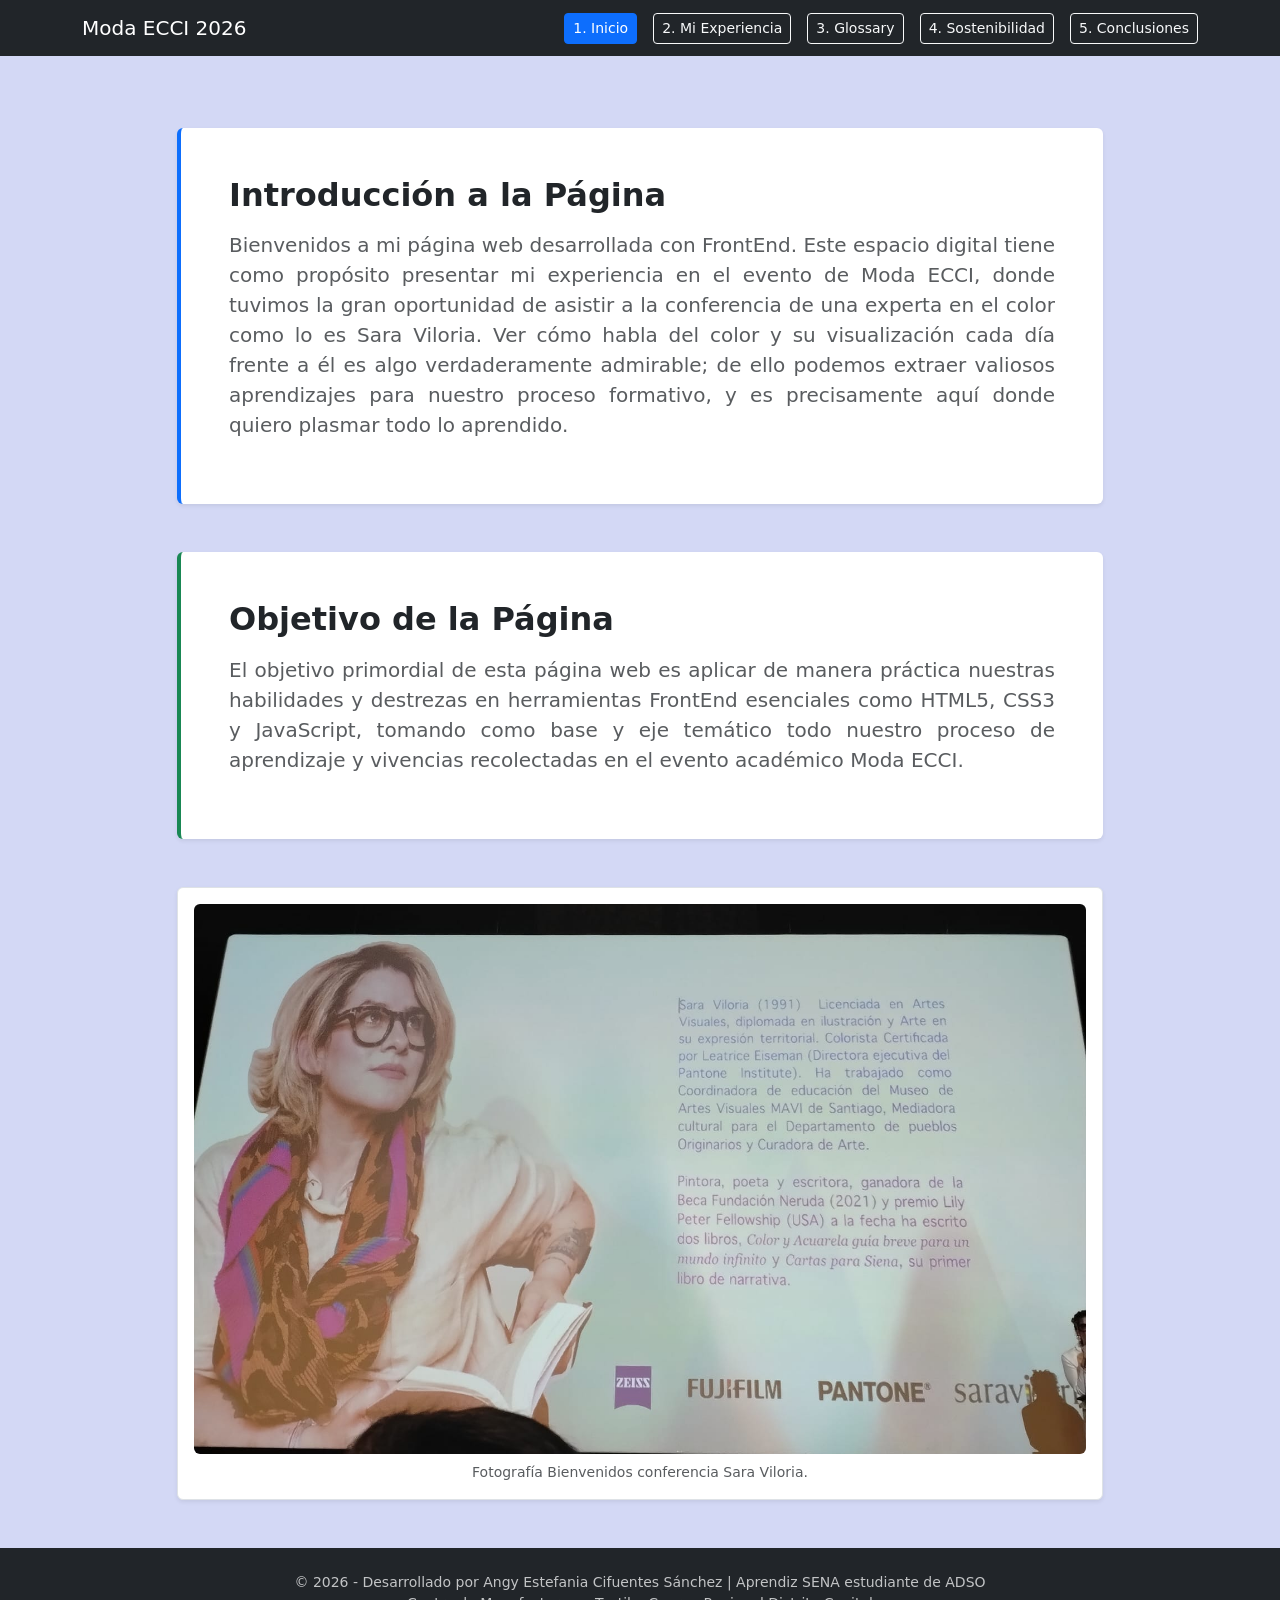
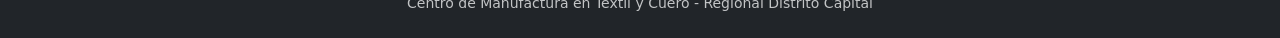
<file: index.html>
<!DOCTYPE html>
<html lang="es">
<head>
    <meta charset="UTF-8">
    <meta name="viewport" content="width=device-width, initial-scale=1.0">
    <title>Moda ECCI - Inicio</title>
    <link href="https://cdn.jsdelivr.net/npm/bootstrap@5.3.3/dist/css/bootstrap.min.css" rel="stylesheet">
    <link rel="stylesheet" href="css/estilos.css">
</head>
<body >

    <header>
        <nav class="navbar navbar-expand-lg navbar-dark bg-dark sticky-top">
            <div class="container">
                <a class="navbar-brand" href="index.html">Moda ECCI 2026</a>
                <button class="navbar-toggler" type="button" data-bs-toggle="collapse" data-bs-target="#navbarNav">
                    <span class="navbar-toggler-icon"></span>
                </button>
                <div class="collapse navbar-collapse" id="navbarNav">
                    <ul class="navbar-nav ms-auto gap-2 d-md-flex">
                        <li class="nav-item"><a class="btn btn-primary btn-sm me-2" href="index.html">1. Inicio</a></li>
                        <li class="nav-item"><a class="btn btn-outline-light btn-sm me-2" href="paginas/experiencia.html">2. Mi Experiencia</a></li>
                        <li class="nav-item"><a class="btn btn-outline-light btn-sm me-2" href="paginas/glossary.html">3. Glossary</a></li>
                        <li class="nav-item"><a class="btn btn-outline-light btn-sm me-2" href="paginas/sostenibilidad.html">4. Sostenibilidad</a></li>
                        <li class="nav-item"><a class="btn btn-outline-light btn-sm" href="paginas/conclusiones.html">5. Conclusiones</a></li>
                    </ul>
                </div>
            </div>
        </nav>
    </header>

    <main class="pt-4">
        <section class="container my-5">
            <div class="row">
                <div class="col-md-10 mx-auto">
                    <div class="p-5 bg-white rounded shadow-sm border-start border-primary border-4">
                        <h2 class="mb-3 text-dark fw-bold">Introducción a la Página</h2>
                        <p class="lead text-muted" style="text-align: justify;">
                            Bienvenidos a mi página web desarrollada con FrontEnd. Este espacio digital tiene como propósito presentar mi experiencia en el evento de Moda ECCI, donde tuvimos la gran oportunidad de asistir a la conferencia de una experta en el color como lo es Sara Viloria. Ver cómo habla del color y su visualización cada día frente a él es algo verdaderamente admirable; de ello podemos extraer valiosos aprendizajes para nuestro proceso formativo, y es precisamente aquí donde quiero plasmar todo lo aprendido.
                        </p>
                    </div>
                </div>
            </div>
        </section>

        <section class="container my-5">
            <div class="row">
                <div class="col-md-10 mx-auto">
                    <div class="p-5 bg-white rounded shadow-sm border-start border-success border-4">
                        <h2 class="mb-3 text-dark fw-bold">Objetivo de la Página</h2>
                        <p class="lead text-muted" style="text-align: justify;">
                            El objetivo primordial de esta página web es aplicar de manera práctica nuestras habilidades y destrezas en herramientas FrontEnd esenciales como HTML5, CSS3 y JavaScript, tomando como base y eje temático todo nuestro proceso de aprendizaje y vivencias recolectadas en el evento académico Moda ECCI.
                        </p>
                    </div>
                </div>
            </div>
        </section>

        <section class="container mb-5">
            <div class="row">
                <div class="col-md-10 mx-auto text-center">
                    <div class="p-3 bg-white rounded shadow-sm border">
                        <img src="img/imageninicio.jpg" class="img-fluid rounded w-100" alt="Evidencia Principal Moda ECCI" style="max-height: 550px; object-fit: cover;">
                        <p class="text-muted small mt-2 mb-0">Fotografía Bienvenidos conferencia Sara Viloria.</p>
                    </div>
                </div>
            </div>
        </section>
    </main>

    <footer class="bg-dark text-light py-4 mt-auto text-center">
        <p class="mb-0 text-light opacity-75 small">
            &copy; 2026 - Desarrollado por Angy Estefania Cifuentes Sánchez | Aprendiz SENA estudiante de ADSO 
            <br>Centro de Manufactura en Textil y Cuero - Regional Distrito Capital
        </p>
    </footer>

    <!-- Bootstrap 5 JS Bundle CDN -->
    <script src="https://cdn.jsdelivr.net/npm/bootstrap@5.3.3/dist/js/bootstrap.bundle.min.js"></script>
    <script src="js/main.js"></script>
</body>
</html>
</file>
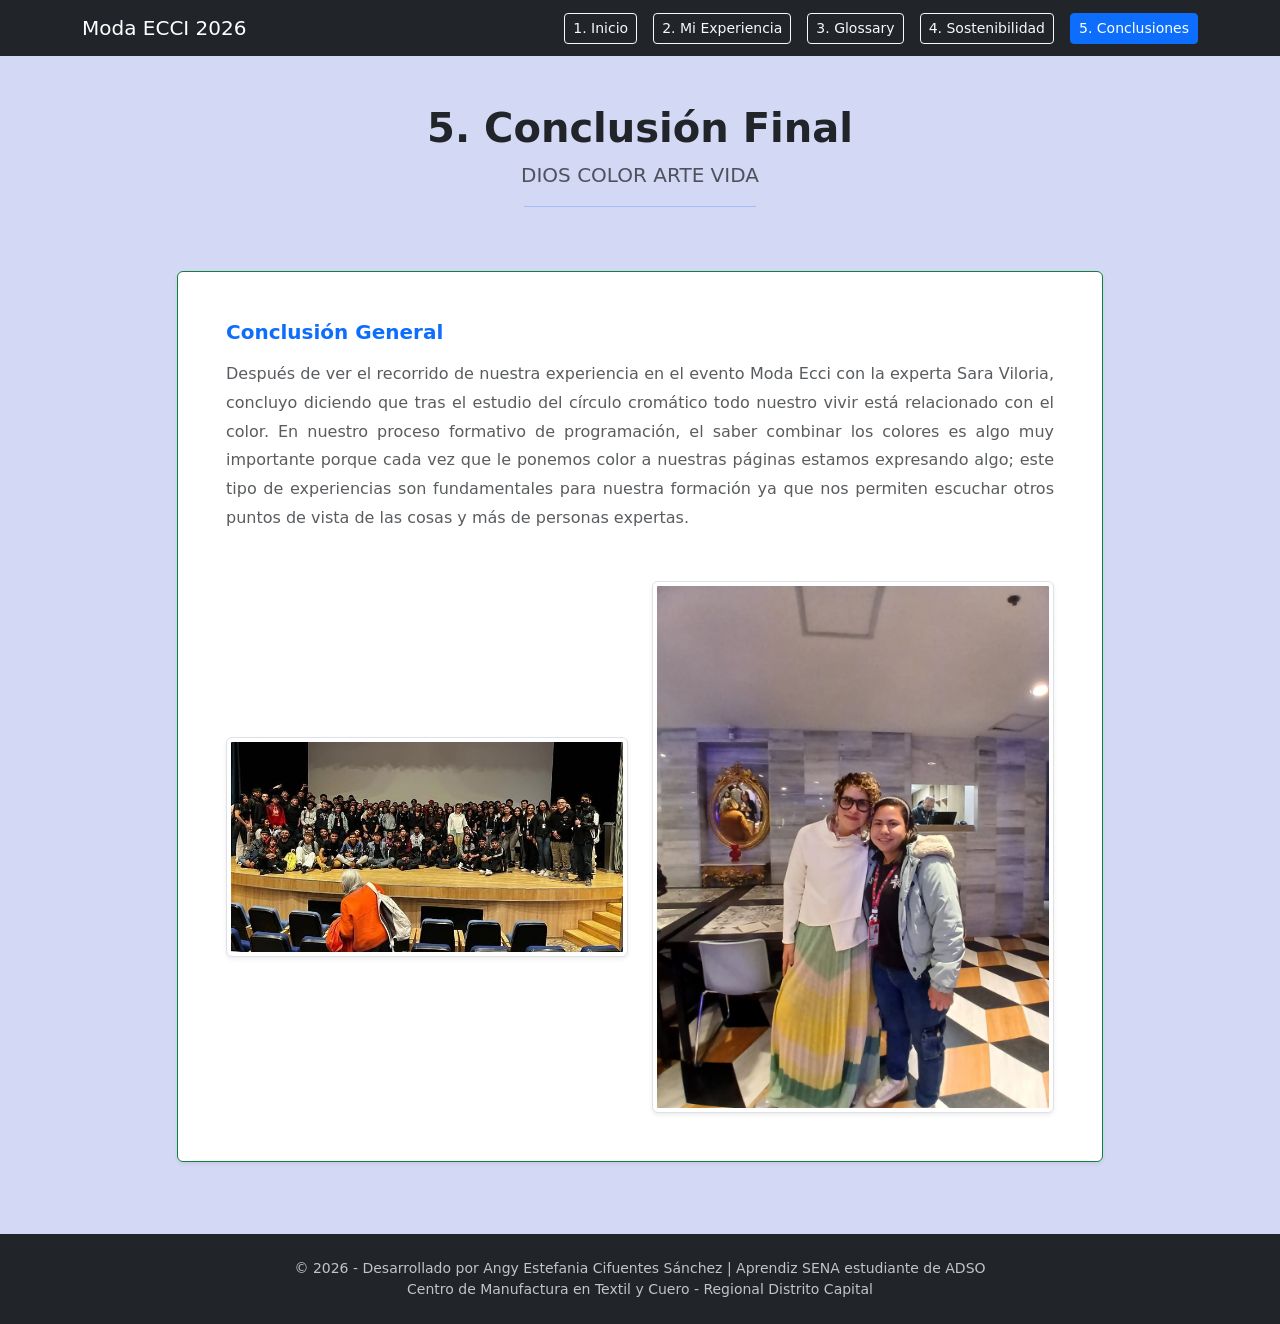
<file: paginas/conclusiones.html>
<!DOCTYPE html>
<html lang="es">
<head>
    <meta charset="UTF-8">
    <meta name="viewport" content="width=device-width, initial-scale=1.0">
    <title>Moda ECCI - Conclusiones</title>
    <link href="https://cdn.jsdelivr.net/npm/bootstrap@5.3.3/dist/css/bootstrap.min.css" rel="stylesheet">
    <link rel="stylesheet" href="../css/estilos.css">
</head>
<body>

    <header>
        <nav class="navbar navbar-expand-lg navbar-dark bg-dark sticky-top">
            <div class="container">
                <a class="navbar-brand" href="../index.html">Moda ECCI 2026</a>
                <button class="navbar-toggler" type="button" data-bs-toggle="collapse" data-bs-target="#navbarNav">
                    <span class="navbar-toggler-icon"></span>
                </button>
                <div class="collapse navbar-collapse" id="navbarNav">
                    <ul class="navbar-nav ms-auto gap-2 d-md-flex">
                        <li class="nav-item"><a class="btn btn-outline-light btn-sm me-2" href="../index.html">1. Inicio</a></li>
                        <li class="nav-item"><a class="btn btn-outline-light btn-sm me-2" href="experiencia.html">2. Mi Experiencia</a></li>
                        <li class="nav-item"><a class="btn btn-outline-light btn-sm me-2" href="glossary.html">3. Glossary</a></li>
                        <li class="nav-item"><a class="btn btn-outline-light btn-sm me-2" href="sostenibilidad.html">4. Sostenibilidad</a></li>
                        <li class="nav-item"><a class="btn btn-primary btn-sm" href="conclusiones.html">5. Conclusiones</a></li>
                    </ul>
                </div>
            </div>
        </nav>
    </header>

    <main class="container my-5">
        <div class="row text-center mb-5">
            <div class="col-md-10 mx-auto">
                <h1 class="fw-bold text-dark">5. Conclusión Final</h1>
                <p class="text-muted lead">DIOS COLOR ARTE VIDA</p>
                <hr class="w-25 mx-auto text-primary">
            </div>
        </div>

        <div class="row g-4 justify-content-center">
            <div class="col-md-10">
                <div class="card shadow-sm mb-4 border-start border-primary border-4">
                    <div class="card-body p-5">
                        <h5 class="fw-bold text-primary mb-3">Conclusión General</h5>
                        
                        <p class="card-text text-muted mb-4" style="text-align: justify; line-height: 1.8;">
                            Después de ver el recorrido de nuestra experiencia en el evento Moda Ecci con la experta Sara Viloria, concluyo diciendo que tras el estudio del círculo cromático todo nuestro vivir está relacionado con el color. En nuestro proceso formativo de programación, el saber combinar los colores es algo muy importante porque cada vez que le ponemos color a nuestras páginas estamos expresando algo; este tipo de experiencias son fundamentales para nuestra formación ya que nos permiten escuchar otros puntos de vista de las cosas y más de personas expertas.
                        </p>

                        <div class="row g-4 mt-4 align-items-center justify-content-center">
                            <div class="col-12 col-sm-6 text-center">
                                <img src="../img/fotoconclusiones1.jpeg" class="img-fluid rounded img-thumbnail shadow-sm" alt="Conclusión Evidencia 1" style="height: 220px; width: 100%; object-fit: cover;">
                            </div>
                            <div class="col-12 col-sm-6 text-center">
                                <img src="../img/fotoconclusiones2.jpeg" class="img-fluid rounded img-thumbnail shadow-sm" alt="Conclusión Evidencia 2" style="height: auto; width: 100%;">
                            </div>
                        </div>
                    </div>
                </div>
            </div>
        </div>
    </main>

    <footer class="bg-dark text-light py-4 mt-auto text-center">
        <p class="mb-0 text-light opacity-75 small">
            &copy; 2026 - Desarrollado por Angy Estefania Cifuentes Sánchez | Aprendiz SENA estudiante de ADSO 
            <br>Centro de Manufactura en Textil y Cuero - Regional Distrito Capital
        </p>
    </footer>

    <script src="https://cdn.jsdelivr.net/npm/bootstrap@5.3.3/dist/js/bootstrap.bundle.min.js"></script>
    <script src="../js/main.js"></script>
</body>
</html>
</file>
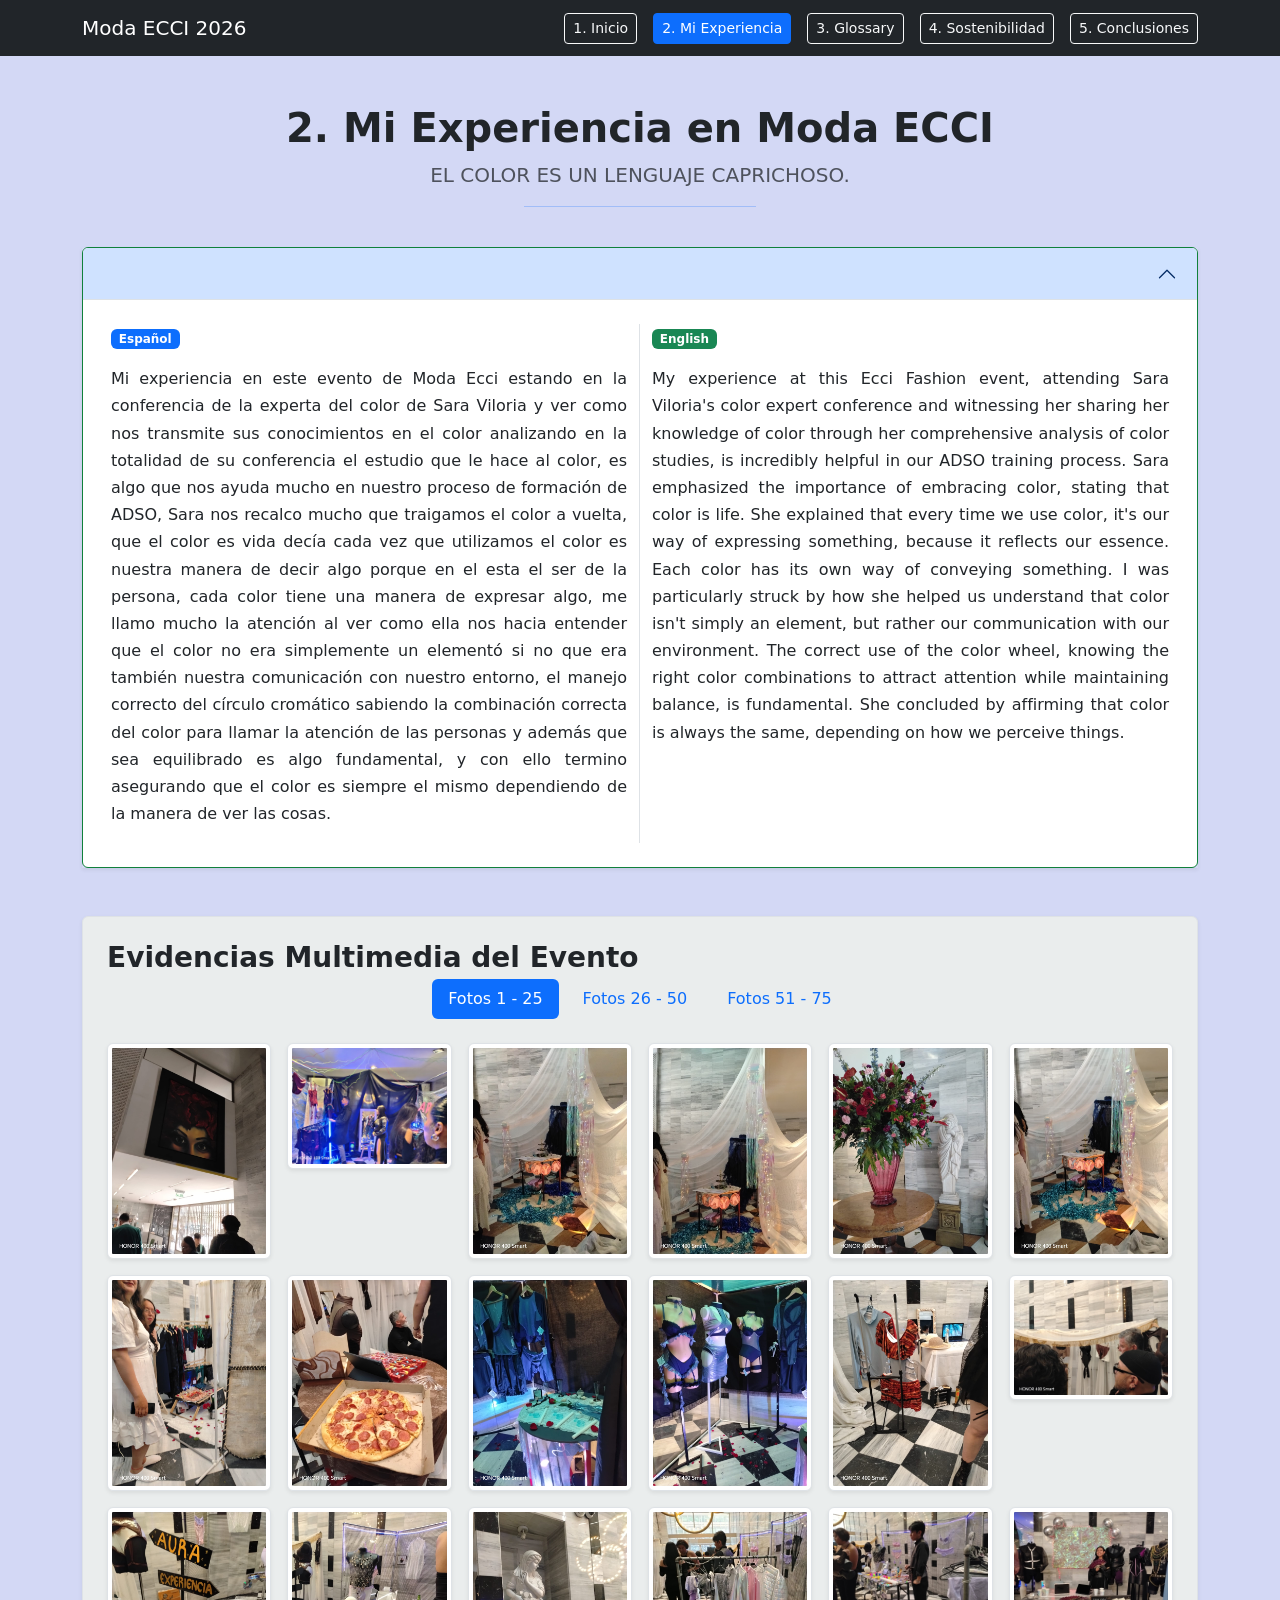
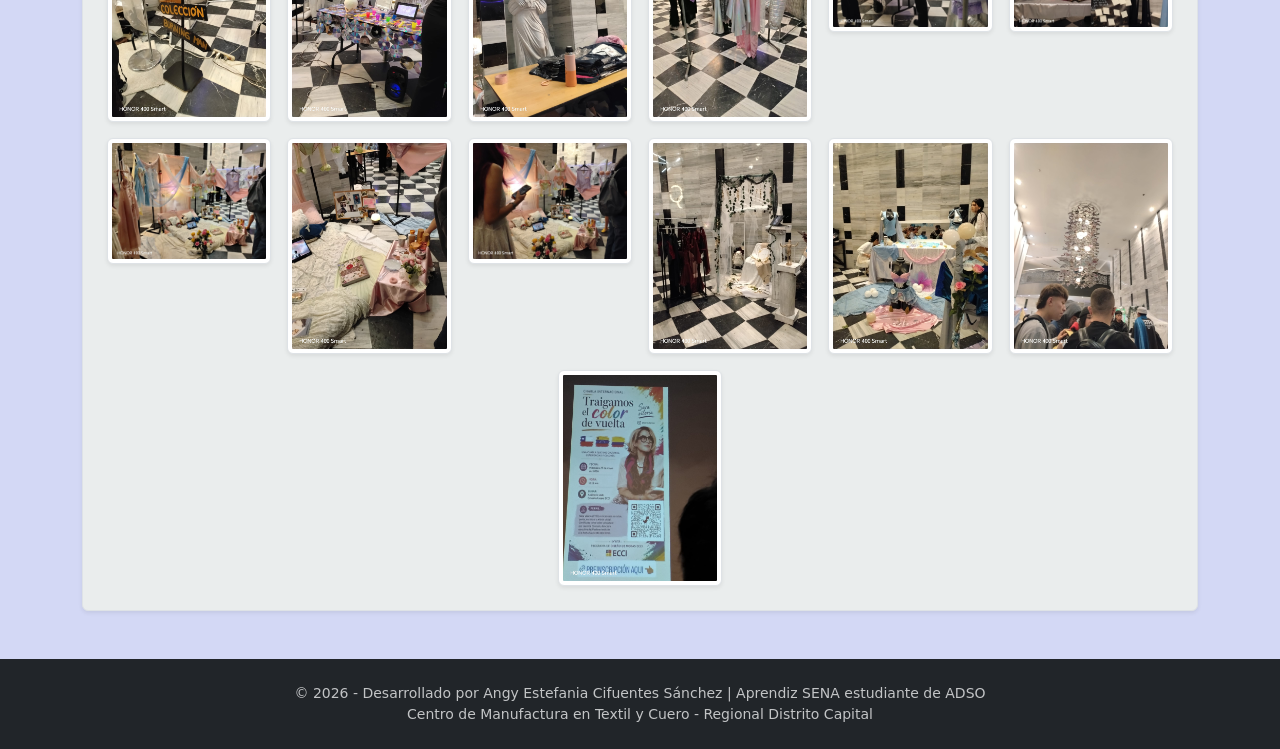
<file: paginas/experiencia.html>
<!DOCTYPE html>
<html lang="es">
<head>
    <meta charset="UTF-8">
    <meta name="viewport" content="width=device-width, initial-scale=1.0">
    <title>Moda ECCI - Mi Experiencia</title>
    <link href="https://cdn.jsdelivr.net/npm/bootstrap@5.3.3/dist/css/bootstrap.min.css" rel="stylesheet">
  
    <link rel="stylesheet" href="../css/estilos.css">
</head>
<body>

    <header>
        <nav class="navbar navbar-expand-lg navbar-dark bg-dark sticky-top">
            <div class="container">
                
                <a class="navbar-brand" href="../index.html">Moda ECCI 2026</a>
                <button class="navbar-toggler" type="button" data-bs-toggle="collapse" data-bs-target="#navbarNav">
                    <span class="navbar-toggler-icon"></span>
                </button>
                <div class="collapse navbar-collapse" id="navbarNav">
                   
                    <ul class="navbar-nav ms-auto gap-2 d-md-flex">
                        <li class="nav-item"><a class="btn btn-outline-light btn-sm me-2" href="../index.html">1. Inicio</a></li>
                        <li class="nav-item"><a class="btn btn-primary btn-sm me-2" href="experiencia.html">2. Mi Experiencia</a></li>
                        <li class="nav-item"><a class="btn btn-outline-light btn-sm me-2" href="glossary.html">3. Glossary</a></li>
                        <li class="nav-item"><a class="btn btn-outline-light btn-sm me-2" href="sostenibilidad.html">4. Sostenibilidad</a></li>
                        <li class="nav-item"><a class="btn btn-outline-light btn-sm" href="conclusiones.html">5. Conclusiones</a></li>
                    </ul>
                </div>
            </div>
        </nav>
    </header>

    <main class="container my-5">
        <div class="row text-center mb-4">
            <div class="col-md-10 mx-auto">
                <h1 class="fw-bold text-dark">2. Mi Experiencia en Moda ECCI</h1>
                <p class="text-muted lead">EL COLOR ES UN LENGUAJE CAPRICHOSO.</p>
                <hr class="w-25 mx-auto text-primary">
            </div>
        </div>

        <section class="mb-5">
            <div class="accordion shadow-sm" id="accordionExperiencia">
                <div class="accordion-item">
                    <h2 class="accordion-header" id="headingOne">
                        <button class="accordion-button fw-bold text-primary" type="button" data-bs-toggle="collapse" data-bs-target="#collapseOne" aria-expanded="true">
                        </button>
                    </h2>
                    <div id="collapseOne" class="accordion-collapse collapse show" data-bs-parent="#accordionExperiencia">
                        <div class="accordion-body">
                            <div class="row p-2">
                                <div class="col-md-6 border-end" style="text-align: justify; line-height: 1.7;">
                                    <span class="badge bg-primary mb-3">Español</span>
                                    <p>Mi experiencia en este evento de Moda Ecci estando en la conferencia de la experta del color de Sara Viloria y ver como nos transmite sus conocimientos en el color analizando en la totalidad de su conferencia el estudio que le hace al color, es algo que nos ayuda mucho en nuestro proceso de formación de ADSO, Sara nos recalco mucho que traigamos el color a vuelta, que el color es vida decía cada vez que utilizamos el color es nuestra manera de decir algo porque en el esta el ser de la persona, cada color tiene una manera de expresar algo, me llamo mucho la atención al ver como ella nos hacia entender que el color no era simplemente un elementó si no que era también nuestra comunicación con nuestro entorno, el manejo correcto del círculo cromático sabiendo la combinación correcta del color para llamar la atención de las personas y además que sea equilibrado es algo fundamental, y con ello termino asegurando que el color es siempre el mismo dependiendo de la manera de ver las cosas.</p>
                                </div>
                                
                                <div class="col-md-6" style="text-align: justify; line-height: 1.7;">
                                    <span class="badge bg-success mb-3">English</span>
                                    <p>My experience at this Ecci Fashion event, attending Sara Viloria's color expert conference and witnessing her sharing her knowledge of color through her comprehensive analysis of color studies, is incredibly helpful in our ADSO training process. Sara emphasized the importance of embracing color, stating that color is life. She explained that every time we use color, it's our way of expressing something, because it reflects our essence. Each color has its own way of conveying something. I was particularly struck by how she helped us understand that color isn't simply an element, but rather our communication with our environment. The correct use of the color wheel, knowing the right color combinations to attract attention while maintaining balance, is fundamental. She concluded by affirming that color is always the same, depending on how we perceive things.</p>
                                </div>
                            </div>
                        </div>
                    </div>
                </div>
            </div>
        </section>

        <section class="bg-light p-4 rounded border shadow-sm">
            <h3 class="fw-bold mb-1 text-dark">Evidencias Multimedia del Evento</h3>
            
            <ul class="nav nav-pills mb-4 justify-content-center gap-2" id="galeriaTab" role="tablist">
                <li class="nav-item" role="presentation">
                    <button class="nav-link active btn-sm" id="bloque1-tab" data-bs-toggle="tab" data-bs-target="#bloque1" type="button" role="tab">Fotos 1 - 25</button>
                </li>
                <li class="nav-item" role="presentation">
                    <button class="nav-link btn-sm" id="bloque2-tab" data-bs-toggle="tab" data-bs-target="#bloque2" type="button" role="tab">Fotos 26 - 50</button>
                </li>
                <li class="nav-item" role="presentation">
                    <button class="nav-link btn-sm" id="bloque3-tab" data-bs-toggle="tab" data-bs-target="#bloque3" type="button" role="tab">Fotos 51 - 75</button>
                </li>
            </ul>

            <div class="tab-content" id="galeriaTabContent">
                <!-- PASO D4: Añadido ../ a las rutas de las imágenes para que carguen correctamente -->
                <div class="tab-pane fade show active" id="bloque1" role="tabpanel">
                    <div class="row g-3 justify-content-center">
                        <div class="col-6 col-sm-4 col-md-3 col-lg-2"><img src="../img/foto1.jpeg" class="img-fluid rounded img-thumbnail shadow-sm" alt="Evidencia 1"></div>
                        <div class="col-6 col-sm-4 col-md-3 col-lg-2"><img src="../img/foto2.jpeg" class="img-fluid rounded img-thumbnail shadow-sm" alt="Evidencia 2"></div>
                        <div class="col-6 col-sm-4 col-md-3 col-lg-2"><img src="../img/foto3.jpeg" class="img-fluid rounded img-thumbnail shadow-sm" alt="Evidencia 3"></div>
                        <div class="col-6 col-sm-4 col-md-3 col-lg-2"><img src="../img/foto4.jpeg" class="img-fluid rounded img-thumbnail shadow-sm" alt="Evidencia 4"></div>
                        <div class="col-6 col-sm-4 col-md-3 col-lg-2"><img src="../img/foto5.jpeg" class="img-fluid rounded img-thumbnail shadow-sm" alt="Evidencia 5"></div>
                        <div class="col-6 col-sm-4 col-md-3 col-lg-2"><img src="../img/foto6.jpeg" class="img-fluid rounded img-thumbnail shadow-sm" alt="Evidencia 6"></div>
                        <div class="col-6 col-sm-4 col-md-3 col-lg-2"><img src="../img/foto7.jpeg" class="img-fluid rounded img-thumbnail shadow-sm" alt="Evidencia 7"></div>
                        <div class="col-6 col-sm-4 col-md-3 col-lg-2"><img src="../img/foto8.jpeg" class="img-fluid rounded img-thumbnail shadow-sm" alt="Evidencia 8"></div>
                        <div class="col-6 col-sm-4 col-md-3 col-lg-2"><img src="../img/foto9.jpeg" class="img-fluid rounded img-thumbnail shadow-sm" alt="Evidencia 9"></div>
                        <div class="col-6 col-sm-4 col-md-3 col-lg-2"><img src="../img/foto10.jpeg" class="img-fluid rounded img-thumbnail shadow-sm" alt="Evidencia 10"></div>
                        <div class="col-6 col-sm-4 col-md-3 col-lg-2"><img src="../img/foto11.jpeg" class="img-fluid rounded img-thumbnail shadow-sm" alt="Evidencia 11"></div>
                        <div class="col-6 col-sm-4 col-md-3 col-lg-2"><img src="../img/foto12.jpeg" class="img-fluid rounded img-thumbnail shadow-sm" alt="Evidencia 12"></div>
                        <div class="col-6 col-sm-4 col-md-3 col-lg-2"><img src="../img/foto13.jpeg" class="img-fluid rounded img-thumbnail shadow-sm" alt="Evidencia 13"></div>
                        <div class="col-6 col-sm-4 col-md-3 col-lg-2"><img src="../img/foto14.jpeg" class="img-fluid rounded img-thumbnail shadow-sm" alt="Evidencia 14"></div>
                        <div class="col-6 col-sm-4 col-md-3 col-lg-2"><img src="../img/foto15.jpeg" class="img-fluid rounded img-thumbnail shadow-sm" alt="Evidencia 15"></div>
                        <div class="col-6 col-sm-4 col-md-3 col-lg-2"><img src="../img/foto16.jpeg" class="img-fluid rounded img-thumbnail shadow-sm" alt="Evidencia 16"></div>
                        <div class="col-6 col-sm-4 col-md-3 col-lg-2"><img src="../img/foto17.jpeg" class="img-fluid rounded img-thumbnail shadow-sm" alt="Evidencia 17"></div>
                        <div class="col-6 col-sm-4 col-md-3 col-lg-2"><img src="../img/foto18.jpeg" class="img-fluid rounded img-thumbnail shadow-sm" alt="Evidencia 18"></div>
                        <div class="col-6 col-sm-4 col-md-3 col-lg-2"><img src="../img/foto19.jpeg" class="img-fluid rounded img-thumbnail shadow-sm" alt="Evidencia 19"></div>
                        <div class="col-6 col-sm-4 col-md-3 col-lg-2"><img src="../img/foto20.jpeg" class="img-fluid rounded img-thumbnail shadow-sm" alt="Evidencia 20"></div>
                        <div class="col-6 col-sm-4 col-md-3 col-lg-2"><img src="../img/foto21.jpeg" class="img-fluid rounded img-thumbnail shadow-sm" alt="Evidencia 21"></div>
                        <div class="col-6 col-sm-4 col-md-3 col-lg-2"><img src="../img/foto22.jpeg" class="img-fluid rounded img-thumbnail shadow-sm" alt="Evidencia 22"></div>
                        <div class="col-6 col-sm-4 col-md-3 col-lg-2"><img src="../img/foto23.jpeg" class="img-fluid rounded img-thumbnail shadow-sm" alt="Evidencia 23"></div>
                        <div class="col-6 col-sm-4 col-md-3 col-lg-2"><img src="../img/foto24.jpeg" class="img-fluid rounded img-thumbnail shadow-sm" alt="Evidencia 24"></div>
                        <div class="col-6 col-sm-4 col-md-3 col-lg-2"><img src="../img/foto25.jpeg" class="img-fluid rounded img-thumbnail shadow-sm" alt="Evidencia 25"></div>
                    </div>
                </div>

                <div class="tab-pane fade" id="bloque2" role="tabpanel">
                    <div class="row g-3 justify-content-center">
                        <div class="col-6 col-sm-4 col-md-3 col-lg-2"><img src="../img/foto26.jpeg" class="img-fluid rounded img-thumbnail shadow-sm" alt="Evidencia 26"></div>
                        <div class="col-6 col-sm-4 col-md-3 col-lg-2"><img src="../img/foto27.jpeg" class="img-fluid rounded img-thumbnail shadow-sm" alt="Evidencia 27"></div>
                        <div class="col-6 col-sm-4 col-md-3 col-lg-2"><img src="../img/foto28.jpeg" class="img-fluid rounded img-thumbnail shadow-sm" alt="Evidencia 28"></div>
                        <div class="col-6 col-sm-4 col-md-3 col-lg-2"><img src="../img/foto29.jpeg" class="img-fluid rounded img-thumbnail shadow-sm" alt="Evidencia 29"></div>
                        <div class="col-6 col-sm-4 col-md-3 col-lg-2"><img src="../img/foto30.jpeg" class="img-fluid rounded img-thumbnail shadow-sm" alt="Evidencia 30"></div>
                        <div class="col-6 col-sm-4 col-md-3 col-lg-2"><img src="../img/foto31.jpeg" class="img-fluid rounded img-thumbnail shadow-sm" alt="Evidencia 31"></div>
                        <div class="col-6 col-sm-4 col-md-3 col-lg-2"><img src="../img/foto32.jpeg" class="img-fluid rounded img-thumbnail shadow-sm" alt="Evidencia 32"></div>
                        <div class="col-6 col-sm-4 col-md-3 col-lg-2"><img src="../img/foto33.jpeg" class="img-fluid rounded img-thumbnail shadow-sm" alt="Evidencia 33"></div>
                        <div class="col-6 col-sm-4 col-md-3 col-lg-2"><img src="../img/foto34.jpeg" class="img-fluid rounded img-thumbnail shadow-sm" alt="Evidencia 34"></div>
                        <div class="col-6 col-sm-4 col-md-3 col-lg-2"><img src="../img/foto35.jpeg" class="img-fluid rounded img-thumbnail shadow-sm" alt="Evidencia 35"></div>
                        <div class="col-6 col-sm-4 col-md-3 col-lg-2"><img src="../img/foto36.jpeg" class="img-fluid rounded img-thumbnail shadow-sm" alt="Evidencia 36"></div>
                        <div class="col-6 col-sm-4 col-md-3 col-lg-2"><img src="../img/foto37.jpeg" class="img-fluid rounded img-thumbnail shadow-sm" alt="Evidencia 37"></div>
                        <div class="col-6 col-sm-4 col-md-3 col-lg-2"><img src="../img/foto38.jpeg" class="img-fluid rounded img-thumbnail shadow-sm" alt="Evidencia 38"></div>
                        <div class="col-6 col-sm-4 col-md-3 col-lg-2"><img src="../img/foto39.jpeg" class="img-fluid rounded img-thumbnail shadow-sm" alt="Evidencia 39"></div>
                        <div class="col-6 col-sm-4 col-md-3 col-lg-2"><img src="../img/foto40.jpeg" class="img-fluid rounded img-thumbnail shadow-sm" alt="Evidencia 40"></div>
                        <div class="col-6 col-sm-4 col-md-3 col-lg-2"><img src="../img/foto41.jpeg" class="img-fluid rounded img-thumbnail shadow-sm" alt="Evidencia 41"></div>
                        <div class="col-6 col-sm-4 col-md-3 col-lg-2"><img src="../img/foto42.jpeg" class="img-fluid rounded img-thumbnail shadow-sm" alt="Evidencia 42"></div>
                        <div class="col-6 col-sm-4 col-md-3 col-lg-2"><img src="../img/foto43.jpeg" class="img-fluid rounded img-thumbnail shadow-sm" alt="Evidencia 43"></div>
                        <div class="col-6 col-sm-4 col-md-3 col-lg-2"><img src="../img/foto44.jpeg" class="img-fluid rounded img-thumbnail shadow-sm" alt="Evidencia 44"></div>
                        <div class="col-6 col-sm-4 col-md-3 col-lg-2"><img src="../img/foto45.jpeg" class="img-fluid rounded img-thumbnail shadow-sm" alt="Evidencia 45"></div>
                        <div class="col-6 col-sm-4 col-md-3 col-lg-2"><img src="../img/foto46.jpeg" class="img-fluid rounded img-thumbnail shadow-sm" alt="Evidencia 46"></div>
                        <div class="col-6 col-sm-4 col-md-3 col-lg-2"><img src="../img/foto47.jpeg" class="img-fluid rounded img-thumbnail shadow-sm" alt="Evidencia 47"></div>
                        <div class="col-6 col-sm-4 col-md-3 col-lg-2"><img src="../img/foto48.jpeg" class="img-fluid rounded img-thumbnail shadow-sm" alt="Evidencia 48"></div>
                        <div class="col-6 col-sm-4 col-md-3 col-lg-2"><img src="../img/foto49.jpeg" class="img-fluid rounded img-thumbnail shadow-sm" alt="Evidencia 49"></div>
                        <div class="col-6 col-sm-4 col-md-3 col-lg-2"><img src="../img/foto50.jpeg" class="img-fluid rounded img-thumbnail shadow-sm" alt="Evidencia 50"></div>
                    </div>
                </div>

                <div class="tab-pane fade" id="bloque3" role="tabpanel">
                    <div class="row g-3 justify-content-center">
                        <div class="col-6 col-sm-4 col-md-3 col-lg-2"><img src="../img/foto51.jpeg" class="img-fluid rounded img-thumbnail shadow-sm" alt="Evidencia 51"></div>
                        <div class="col-6 col-sm-4 col-md-3 col-lg-2"><img src="../img/foto52.jpeg" class="img-fluid rounded img-thumbnail shadow-sm" alt="Evidencia 52"></div>
                        <div class="col-6 col-sm-4 col-md-3 col-lg-2"><img src="../img/foto53.jpeg" class="img-fluid rounded img-thumbnail shadow-sm" alt="Evidencia 53"></div>
                        <div class="col-6 col-sm-4 col-md-3 col-lg-2"><img src="../img/foto54.jpeg" class="img-fluid rounded img-thumbnail shadow-sm" alt="Evidencia 54"></div>
                        <div class="col-6 col-sm-4 col-md-3 col-lg-2"><img src="../img/foto55.jpeg" class="img-fluid rounded img-thumbnail shadow-sm" alt="Evidencia 55"></div>
                        <div class="col-6 col-sm-4 col-md-3 col-lg-2"><img src="../img/foto56.jpeg" class="img-fluid rounded img-thumbnail shadow-sm" alt="Evidencia 56"></div>
                        <div class="col-6 col-sm-4 col-md-3 col-lg-2"><img src="../img/foto57.jpeg" class="img-fluid rounded img-thumbnail shadow-sm" alt="Evidencia 57"></div>
                        <div class="col-6 col-sm-4 col-md-3 col-lg-2"><img src="../img/foto58.jpeg" class="img-fluid rounded img-thumbnail shadow-sm" alt="Evidencia 58"></div>
                        <div class="col-6 col-sm-4 col-md-3 col-lg-2"><img src="../img/foto59.jpeg" class="img-fluid rounded img-thumbnail shadow-sm" alt="Evidencia 59"></div>
                        <div class="col-6 col-sm-4 col-md-3 col-lg-2"><img src="../img/foto60.jpeg" class="img-fluid rounded img-thumbnail shadow-sm" alt="Evidencia 60"></div>
                        <div class="col-6 col-sm-4 col-md-3 col-lg-2"><img src="../img/foto61.jpeg" class="img-fluid rounded img-thumbnail shadow-sm" alt="Evidencia 61"></div>
                        <div class="col-6 col-sm-4 col-md-3 col-lg-2"><img src="../img/foto62.jpeg" class="img-fluid rounded img-thumbnail shadow-sm" alt="Evidencia 62"></div>
                        <div class="col-6 col-sm-4 col-md-3 col-lg-2"><img src="../img/foto63.jpeg" class="img-fluid rounded img-thumbnail shadow-sm" alt="Evidencia 63"></div>
                        <div class="col-6 col-sm-4 col-md-3 col-lg-2"><img src="../img/foto64.jpeg" class="img-fluid rounded img-thumbnail shadow-sm" alt="Evidencia 64"></div>
                        <div class="col-6 col-sm-4 col-md-3 col-lg-2"><img src="../img/foto65.jpeg" class="img-fluid rounded img-thumbnail shadow-sm" alt="Evidencia 65"></div>
                        <div class="col-6 col-sm-4 col-md-3 col-lg-2"><img src="../img/foto66.jpeg" class="img-fluid rounded img-thumbnail shadow-sm" alt="Evidencia 66"></div>
                        <div class="col-6 col-sm-4 col-md-3 col-lg-2"><img src="../img/foto67.jpeg" class="img-fluid rounded img-thumbnail shadow-sm" alt="Evidencia 67"></div>
                        <div class="col-6 col-sm-4 col-md-3 col-lg-2"><img src="../img/foto68.jpeg" class="img-fluid rounded img-thumbnail shadow-sm" alt="Evidencia 68"></div>
                        <div class="col-6 col-sm-4 col-md-3 col-lg-2"><img src="../img/foto69.jpeg" class="img-fluid rounded img-thumbnail shadow-sm" alt="Evidencia 69"></div>
                        <div class="col-6 col-sm-4 col-md-3 col-lg-2"><img src="../img/foto70.jpeg" class="img-fluid rounded img-thumbnail shadow-sm" alt="Evidencia 70"></div>
                        <div class="col-6 col-sm-4 col-md-3 col-lg-2"><img src="../img/foto71.jpeg" class="img-fluid rounded img-thumbnail shadow-sm" alt="Evidencia 71"></div>
                        <div class="col-6 col-sm-4 col-md-3 col-lg-2"><img src="../img/foto72.jpeg" class="img-fluid rounded img-thumbnail shadow-sm" alt="Evidencia 72"></div>
                        <div class="col-6 col-sm-4 col-md-3 col-lg-2"><img src="../img/foto73.jpeg" class="img-fluid rounded img-thumbnail shadow-sm" alt="Evidencia 73"></div>
                        <div class="col-6 col-sm-4 col-md-3 col-lg-2"><img src="../img/foto74.jpeg" class="img-fluid rounded img-thumbnail shadow-sm" alt="Evidencia 74"></div>
                        <div class="col-6 col-sm-4 col-md-3 col-lg-2"><img src="../img/foto75.jpeg" class="img-fluid rounded img-thumbnail shadow-sm" alt="Evidencia 75"></div>
                    </div>
                </div>
            </div>
        </section>
    </main>

    <footer class="bg-dark text-light py-4 mt-auto text-center">
        <p class="mb-0 text-light opacity-75 small">
            &copy; 2026 - Desarrollado por Angy Estefania Cifuentes Sánchez | Aprendiz SENA estudiante de ADSO
            <br>Centro de Manufactura en Textil y Cuero - Regional Distrito Capital
        </p>
    </footer>

    <script src="https://cdn.jsdelivr.net/npm/bootstrap@5.3.3/dist/js/bootstrap.bundle.min.js"></script>
    
    <script src="../js/main.js"></script>
</body>
</html>
</file>
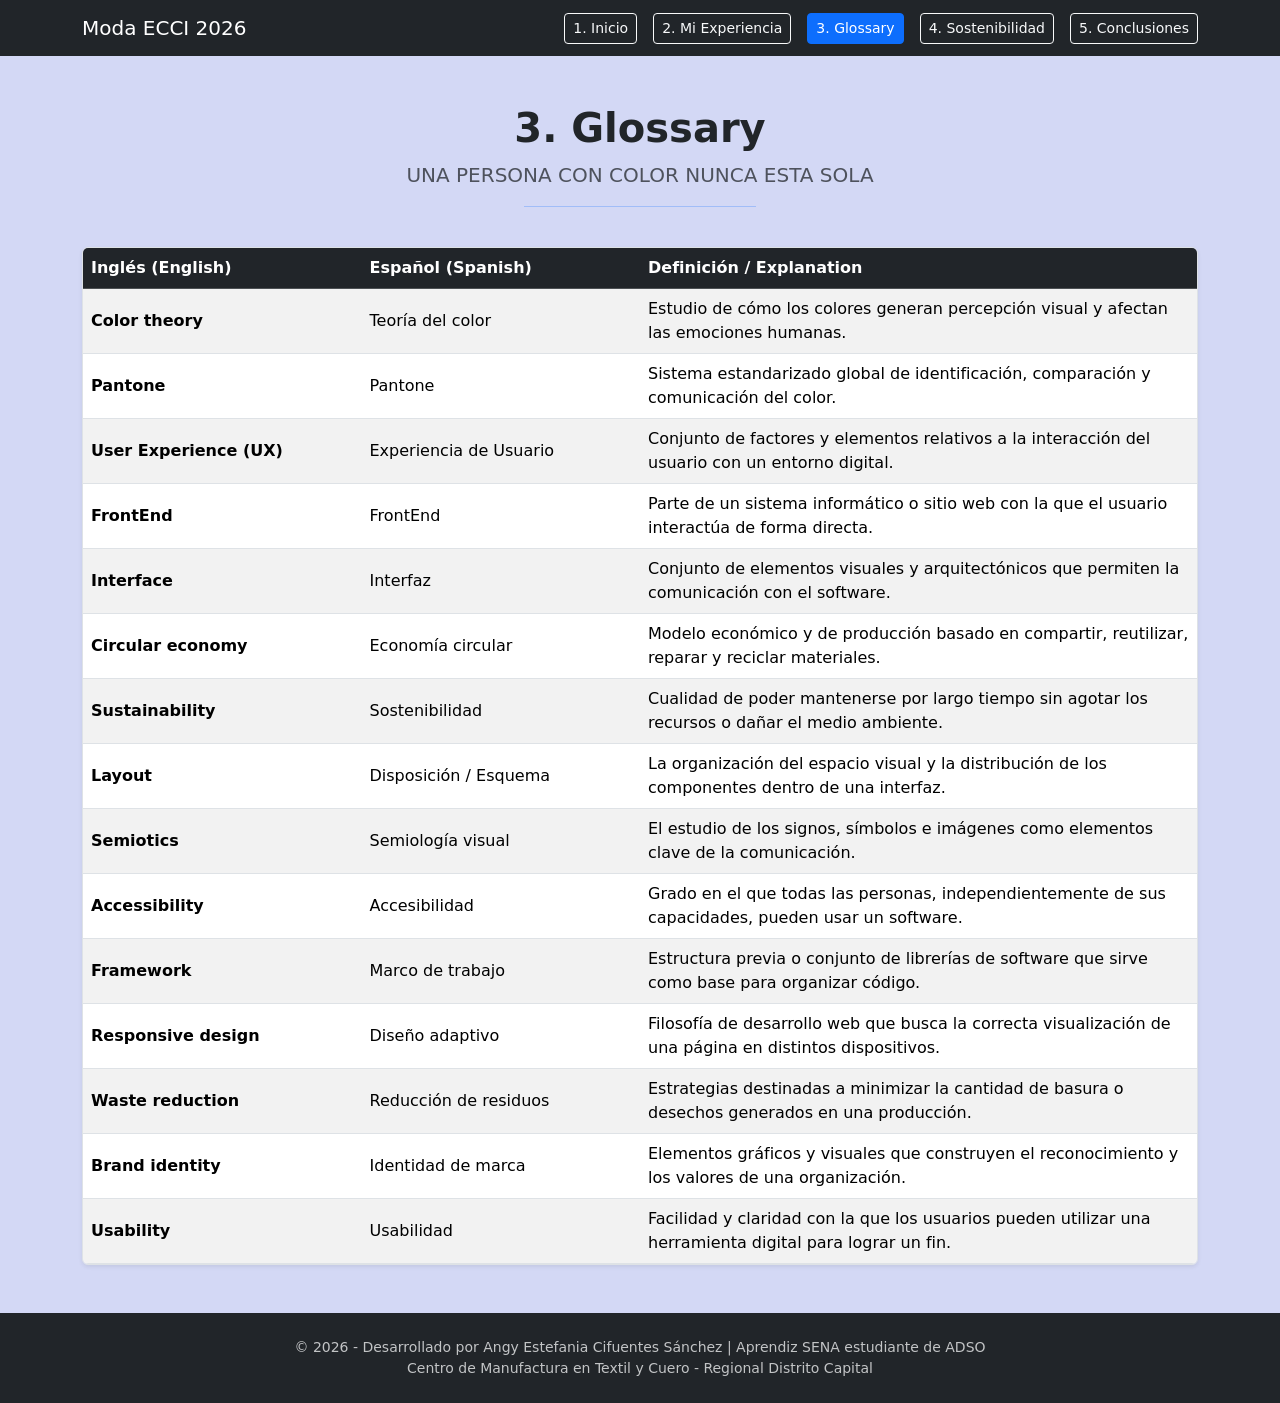
<file: paginas/glossary.html>
<!DOCTYPE html>
<html lang="es">
<head>
    <meta charset="UTF-8">
    <meta name="viewport" content="width=device-width, initial-scale=1.0">
    <title>Moda ECCI - Glossary</title>
   
    <link href="https://cdn.jsdelivr.net/npm/bootstrap@5.3.3/dist/css/bootstrap.min.css" rel="stylesheet">
    
    <link rel="stylesheet" href="../css/estilos.css">
</head>
<body>

    <header>
        <nav class="navbar navbar-expand-lg navbar-dark bg-dark sticky-top">
            <div class="container">
                
                <a class="navbar-brand" href="../index.html">Moda ECCI 2026</a>
                <button class="navbar-toggler" type="button" data-bs-toggle="collapse" data-bs-target="#navbarNav">
                    <span class="navbar-toggler-icon"></span>
                </button>
                <div class="collapse navbar-collapse" id="navbarNav">
                   
                    <ul class="navbar-nav ms-auto gap-2 d-md-flex">
                        <li class="nav-item"><a class="btn btn-outline-light btn-sm me-2" href="../index.html">1. Inicio</a></li>
                        <li class="nav-item"><a class="btn btn-outline-light btn-sm me-2" href="experiencia.html">2. Mi Experiencia</a></li>
                        <li class="nav-item"><a class="btn btn-primary btn-sm me-2" href="glossary.html">3. Glossary</a></li>
                        <li class="nav-item"><a class="btn btn-outline-light btn-sm me-2" href="sostenibilidad.html">4. Sostenibilidad</a></li>
                        <li class="nav-item"><a class="btn btn-outline-light btn-sm" href="conclusiones.html">5. Conclusiones</a></li>
                    </ul>
                </div>
            </div>
        </nav>
    </header>

    <main class="container my-5">
        <div class="row text-center mb-4">
            <div class="col-md-10 mx-auto">
                <h1 class="fw-bold text-dark">3. Glossary</h1>
                <p class="text-muted lead">UNA PERSONA CON COLOR NUNCA ESTA SOLA</p>
                <hr class="w-25 mx-auto text-primary">
            </div>
        </div>

        <div class="row">
            <div class="col-md-12">
                <div class="table-responsive shadow-sm rounded border">
                    <table class="table table-striped table-hover align-middle mb-0">
                        <thead class="table-dark">
                            <tr>
                                <th style="width: 25%;">Inglés (English)</th>
                                <th style="width: 25%;">Español (Spanish)</th>
                                <th style="width: 50%;">Definición / Explanation</th>
                            </tr>
                        </thead>
                        <tbody>
                            <tr><td><strong>Color theory</strong></td><td>Teoría del color</td><td>Estudio de cómo los colores generan percepción visual y afectan las emociones humanas.</td></tr>
                            <tr><td><strong>Pantone</strong></td><td>Pantone</td><td>Sistema estandarizado global de identificación, comparación y comunicación del color.</td></tr>
                            <tr><td><strong>User Experience (UX)</strong></td><td>Experiencia de Usuario</td><td>Conjunto de factores y elementos relativos a la interacción del usuario con un entorno digital.</td></tr>
                            <tr><td><strong>FrontEnd</strong></td><td>FrontEnd</td><td>Parte de un sistema informático o sitio web con la que el usuario interactúa de forma directa.</td></tr>
                            <tr><td><strong>Interface</strong></td><td>Interfaz</td><td>Conjunto de elementos visuales y arquitectónicos que permiten la comunicación con el software.</td></tr>
                            <tr><td><strong>Circular economy</strong></td><td>Economía circular</td><td>Modelo económico y de producción basado en compartir, reutilizar, reparar y reciclar materiales.</td></tr>
                            <tr><td><strong>Sustainability</strong></td><td>Sostenibilidad</td><td>Cualidad de poder mantenerse por largo tiempo sin agotar los recursos o dañar el medio ambiente.</td></tr>
                            <tr><td><strong>Layout</strong></td><td>Disposición / Esquema</td><td>La organización del espacio visual y la distribución de los componentes dentro de una interfaz.</td></tr>
                            <tr><td><strong>Semiotics</strong></td><td>Semiología visual</td><td>El estudio de los signos, símbolos e imágenes como elementos clave de la comunicación.</td></tr>
                            <tr><td><strong>Accessibility</strong></td><td>Accesibilidad</td><td>Grado en el que todas las personas, independientemente de sus capacidades, pueden usar un software.</td></tr>
                            <tr><td><strong>Framework</strong></td><td>Marco de trabajo</td><td>Estructura previa o conjunto de librerías de software que sirve como base para organizar código.</td></tr>
                            <tr><td><strong>Responsive design</strong></td><td>Diseño adaptivo</td><td>Filosofía de desarrollo web que busca la correcta visualización de una página en distintos dispositivos.</td></tr>
                            <tr><td><strong>Waste reduction</strong></td><td>Reducción de residuos</td><td>Estrategias destinadas a minimizar la cantidad de basura o desechos generados en una producción.</td></tr>
                            <tr><td><strong>Brand identity</strong></td><td>Identidad de marca</td><td>Elementos gráficos y visuales que construyen el reconocimiento y los valores de una organización.</td></tr>
                            <tr><td><strong>Usability</strong></td><td>Usabilidad</td><td>Facilidad y claridad con la que los usuarios pueden utilizar una herramienta digital para lograr un fin.</td></tr>
                        </tbody>
                    </table>
                </div>
            </div>
        </div>
    </main>

    <footer class="bg-dark text-light py-4 mt-auto text-center">
        <p class="mb-0 text-light opacity-75 small">
            &copy; 2026 - Desarrollado por Angy Estefania Cifuentes Sánchez | Aprendiz SENA estudiante de ADSO 
            <br>Centro de Manufactura en Textil y Cuero - Regional Distrito Capital
        </p>
    </footer>

    <script src="https://cdn.jsdelivr.net/npm/bootstrap@5.3.3/dist/js/bootstrap.bundle.min.js"></script>
    <script src="../js/main.js"></script>
</body>
</html>
</file>
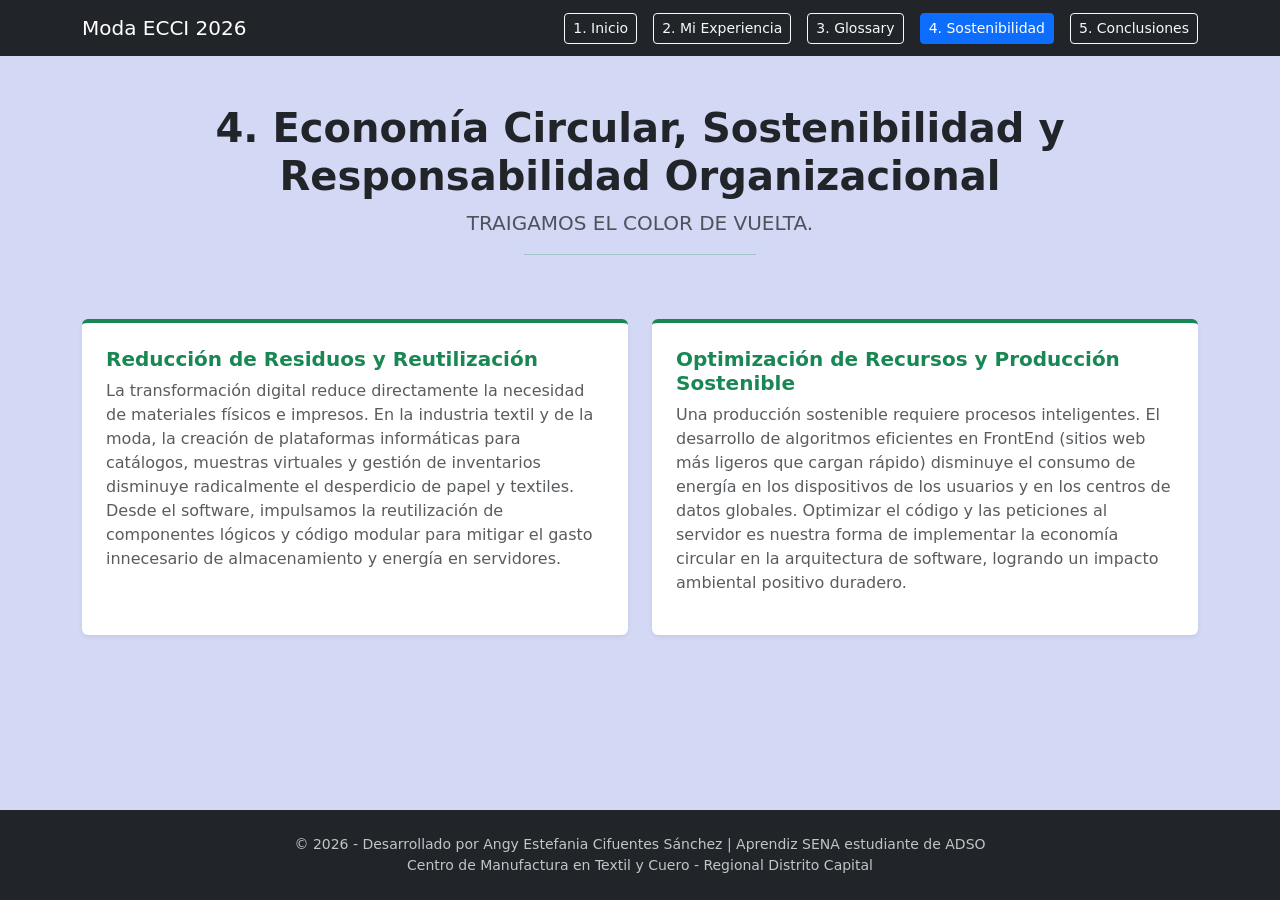
<file: paginas/sostenibilidad.html>
<!DOCTYPE html>
<html lang="es">
<head>
    <meta charset="UTF-8">
    <meta name="viewport" content="width=device-width, initial-scale=1.0">
    <title>Moda ECCI - Sostenibilidad</title>
    
    
    <link href="https://cdn.jsdelivr.net/npm/bootstrap@5.3.3/dist/css/bootstrap.min.css" rel="stylesheet">
    

    <link rel="stylesheet" href="../css/estilos.css">
</head>
<body>

    <header>
        <nav class="navbar navbar-expand-lg navbar-dark bg-dark sticky-top">
            <div class="container">
                
                <a class="navbar-brand" href="../index.html">Moda ECCI 2026</a>
                <button class="navbar-toggler" type="button" data-bs-toggle="collapse" data-bs-target="#navbarNav">
                    <span class="navbar-toggler-icon"></span>
                </button>
                <div class="collapse navbar-collapse" id="navbarNav">
                   
                    <ul class="navbar-nav ms-auto gap-2 d-md-flex">
                        <li class="nav-item"><a class="btn btn-outline-light btn-sm me-2" href="../index.html">1. Inicio</a></li>
                        <li class="nav-item"><a class="btn btn-outline-light btn-sm me-2" href="experiencia.html">2. Mi Experiencia</a></li>
                        <li class="nav-item"><a class="btn btn-outline-light btn-sm me-2" href="glossary.html">3. Glossary</a></li>
                        <li class="nav-item"><a class="btn btn-primary btn-sm me-2" href="sostenibilidad.html">4. Sostenibilidad</a></li>
                        <li class="nav-item"><a class="btn btn-outline-light btn-sm" href="conclusiones.html">5. Conclusiones</a></li>
                    </ul>
                </div>
            </div>
        </nav>
    </header>

    <main class="container my-5">
        <div class="row text-center mb-5">
            <div class="col-md-10 mx-auto">
                <h1 class="fw-bold text-dark">4. Economía Circular, Sostenibilidad y Responsabilidad Organizacional</h1>
                <p class="text-muted lead">TRAIGAMOS EL COLOR DE VUELTA.</p>
                <hr class="w-25 mx-auto text-success">
            </div>
        </div>

        <div class="row g-4 mb-5">
            <div class="col-md-6">
                <div class="p-4 bg-white rounded shadow-sm border-top border-success border-4 h-100">
                    <h5 class="fw-bold text-success"> Reducción de Residuos y Reutilización</h5>
                    <p class="text-muted">
                        La transformación digital reduce directamente la necesidad de materiales físicos e impresos. En la industria textil y de la moda, la creación de plataformas informáticas para catálogos, muestras virtuales y gestión de inventarios disminuye radicalmente el desperdicio de papel y textiles. Desde el software, impulsamos la reutilización de componentes lógicos y código modular para mitigar el gasto innecesario de almacenamiento y energía en servidores.
                    </p>
                </div>
            </div>

            <div class="col-md-6">
                <div class="p-4 bg-white rounded shadow-sm border-top border-success border-4 h-100">
                    <h5 class="fw-bold text-success"> Optimización de Recursos y Producción Sostenible</h5>
                    <p class="text-muted">
                        Una producción sostenible requiere procesos inteligentes. El desarrollo de algoritmos eficientes en FrontEnd (sitios web más ligeros que cargan rápido) disminuye el consumo de energía en los dispositivos de los usuarios y en los centros de datos globales. Optimizar el código y las peticiones al servidor es nuestra forma de implementar la economía circular en la arquitectura de software, logrando un impacto ambiental positivo duradero.
                    </p>
                </div>
            </div>
        </div>
    </main>
    
    <footer class="bg-dark text-light py-4 mt-auto text-center">
        <p class="mb-0 text-light opacity-75 small">
            &copy; 2026 - Desarrollado por Angy Estefania Cifuentes Sánchez | Aprendiz SENA estudiante de ADSO 
            <br>Centro de Manufactura en Textil y Cuero - Regional Distrito Capital
        </p>
    </footer>

    <script src="https://cdn.jsdelivr.net/npm/bootstrap@5.3.3/dist/js/bootstrap.bundle.min.js"></script>
    <script src="../js/main.js"></script>
</body>
</html>
</file>
<file: css/estilos.css>
/* ==========================================
   COLOR DE FONDO Y ARMONÍA GLOBAL
   ========================================== */

body {
    /* Un tono sutil, limpio y moderno para el fondo de todo el sitio */
    background-color: #d3d8f5 !important;
    
    /* Asegura que el texto base tenga un contraste suave pero legible */
    color: #34495e !important;
    
    /* Transición suave por si luego añades cambios de tema */
    transition: background-color 0.3s ease;

    min-height: 100vh;
    display: flex;
    flex-direction: column;
}

main {
    flex: 1;
}

/* Le damos un color de fondo blanco impecable a las tarjetas y al acordeón 
   para que resalten sobre el nuevo fondo de la página */
.card, .accordion-item {
    background-color: #ffffff !important;
    border: 1px solid #10813b !important;
}

/* Opcional: Si quieres un toque sutil de color de fondo en la sección de evidencias */
.bg-light {
    background-color: #eaeded !important;
}
</file>
